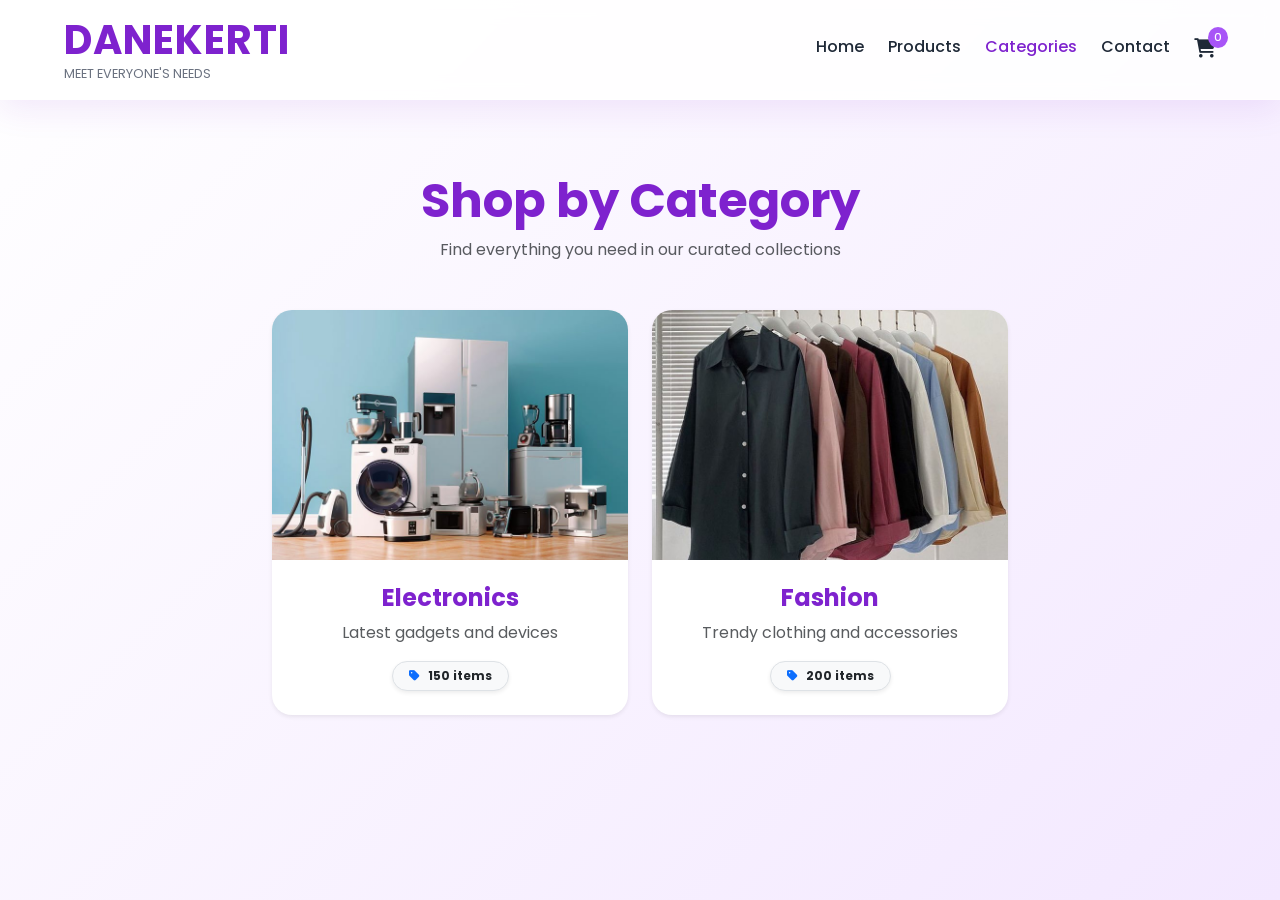
<file: categories.html>
<!DOCTYPE html>
<html lang="en">
<head>
    <meta charset="UTF-8">
    <meta name="viewport" content="width=device-width, initial-scale=1.0">
    <title>Categories - DANEKERTI Store</title>
    <link href="https://fonts.googleapis.com/css2?family=Poppins:wght@300;400;500;600;700&display=swap" rel="stylesheet">
    <link href="https://cdn.jsdelivr.net/npm/bootstrap@5.3.0/dist/css/bootstrap.min.css" rel="stylesheet">
    <link rel="stylesheet" href="https://cdnjs.cloudflare.com/ajax/libs/font-awesome/6.0.0/css/all.min.css">
    <link rel="stylesheet" href="style.css">
    <script src="script.js" defer></script>
</head>
<body>
    <header>
        <div class="site-title">
            <h1>DANEKERTI</h1>
            <p>MEET EVERYONE'S NEEDS</p>
        </div>
        <nav>
            <ul class="nav-links">
                <li><a href="index.html">Home</a></li>
                <li><a href="products.html">Products</a></li>
                <li><a href="categories.html" class="active">Categories</a></li>
                <li><a href="contact.html">Contact</a></li>
                <li>
                    <a href="cart.html" class="cart-icon">
                        <i class="fas fa-shopping-cart"></i>
                        <span id="cart-count">0</span>
                    </a>
                </li>
            </ul>
        </nav>
    </header>

    <main class="container py-5 my-4">
        <div class="text-center mb-5">
            <h2 class="display-5 fw-bold" style="color: var(--primary);">Shop by Category</h2>
            <p class="text-muted">Find everything you need in our curated collections</p>
        </div>

        <div class="row g-4 justify-content-center">
            
            <div class="col-md-6 col-lg-4">
                <div class="card h-100 border-0 shadow-sm" style="border-radius: 20px; transition: transform 0.3s ease; overflow: hidden; cursor:pointer;" onmouseover="this.style.transform='translateY(-10px)'" onmouseout="this.style.transform='translateY(0)'" onclick="window.location.href='products.html?category=electronics'">
                    <img src="image/elektronik.jpg" class="card-img-top" alt="Electronics" style="height: 250px; object-fit: cover;">
                    <div class="card-body p-4 text-center">
                        <h4 class="card-title fw-bold" style="color: var(--primary);">Electronics</h4>
                        <p class="card-text text-muted mb-3">Latest gadgets and devices</p>
                        <span class="badge rounded-pill bg-light text-dark px-3 py-2 border shadow-sm"><i class="fas fa-tag text-primary me-2"></i>150 items</span>
                    </div>
                </div>
            </div>

            <div class="col-md-6 col-lg-4">
                <div class="card h-100 border-0 shadow-sm" style="border-radius: 20px; transition: transform 0.3s ease; overflow: hidden; cursor:pointer;" onmouseover="this.style.transform='translateY(-10px)'" onmouseout="this.style.transform='translateY(0)'" onclick="window.location.href='products.html?category=fashion'">
                    <img src="image/fashion.jpg" class="card-img-top" alt="Fashion" style="height: 250px; object-fit: cover;">
                    <div class="card-body p-4 text-center">
                        <h4 class="card-title fw-bold" style="color: var(--primary);">Fashion</h4>
                        <p class="card-text text-muted mb-3">Trendy clothing and accessories</p>
                        <span class="badge rounded-pill bg-light text-dark px-3 py-2 border shadow-sm"><i class="fas fa-tag text-primary me-2"></i>200 items</span>
                    </div>
                </div>
            </div>

        </div>
    </main>
</body>
</html>
</file>
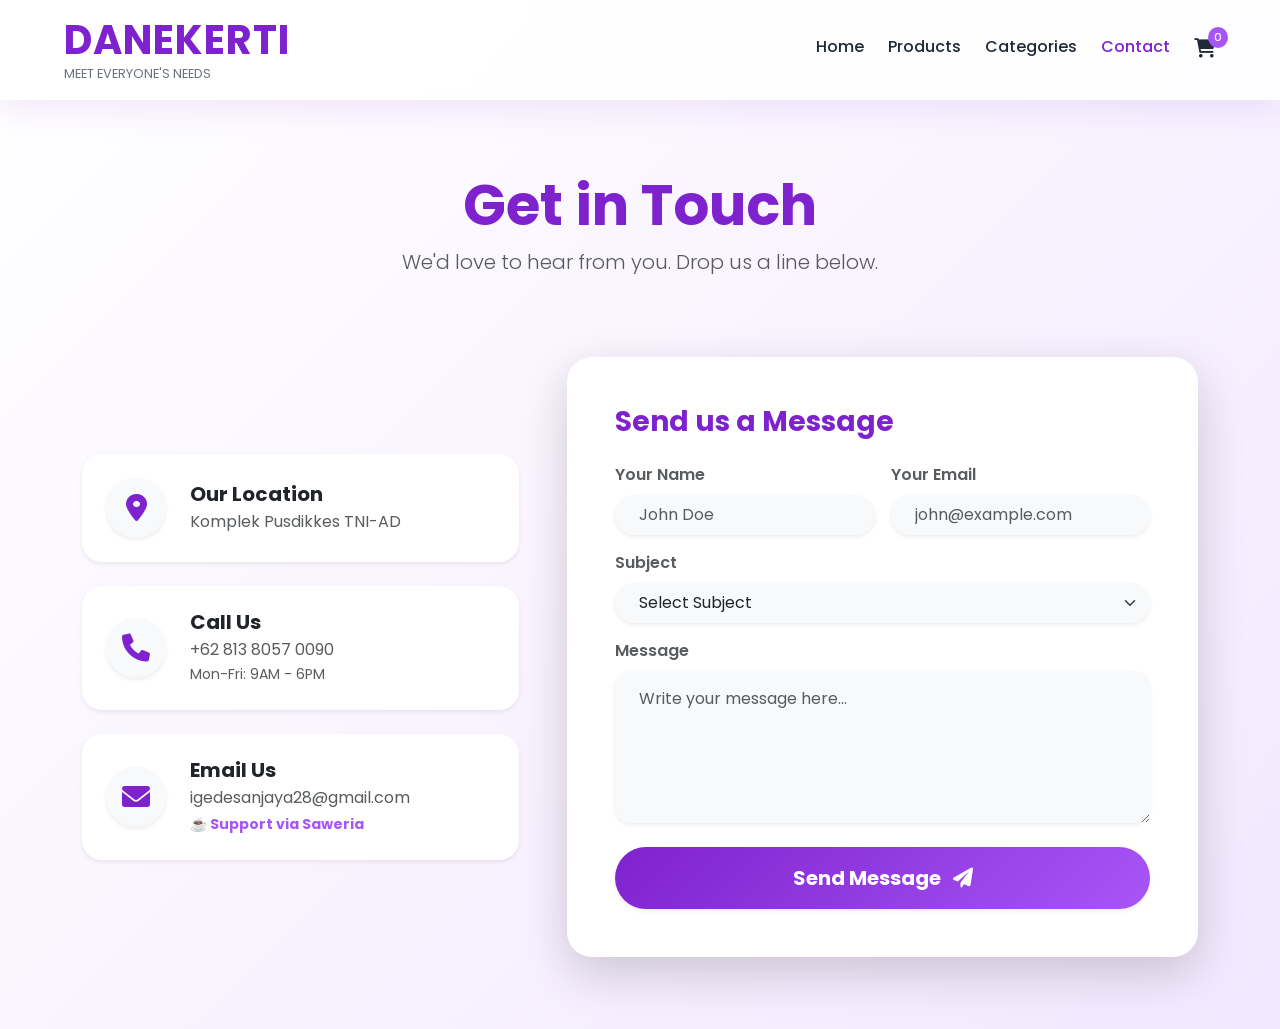
<file: contact.html>
<!DOCTYPE html>
<html lang="en">
<head>
    <meta charset="UTF-8">
    <meta name="viewport" content="width=device-width, initial-scale=1.0">
    <title>Contact Us - DANEKERTI Store</title>
    <link href="https://fonts.googleapis.com/css2?family=Poppins:wght@300;400;500;600;700&display=swap" rel="stylesheet">
    <link href="https://cdn.jsdelivr.net/npm/bootstrap@5.3.0/dist/css/bootstrap.min.css" rel="stylesheet">
    <link rel="stylesheet" href="https://cdnjs.cloudflare.com/ajax/libs/font-awesome/6.0.0/css/all.min.css">
    <link rel="stylesheet" href="style.css">
    <script src="script.js" defer></script>
</head>
<body>
    <header>
        <div class="site-title">
            <h1>DANEKERTI</h1>
            <p>MEET EVERYONE'S NEEDS</p>
        </div>
        <nav>
            <ul class="nav-links">
                <li><a href="index.html">Home</a></li>
                <li><a href="products.html">Products</a></li>
                <li><a href="categories.html">Categories</a></li>
                <li><a href="contact.html" class="active">Contact</a></li>
                <li>
                    <a href="cart.html" class="cart-icon">
                        <i class="fas fa-shopping-cart"></i>
                        <span id="cart-count">0</span>
                    </a>
                </li>
            </ul>
        </nav>
    </header>

    <main class="container py-5 my-4">
        
        <section class="text-center mb-5 pb-3">
            <h1 class="display-4 fw-bold" style="color: var(--primary);">Get in Touch</h1>
            <p class="lead text-muted">We'd love to hear from you. Drop us a line below.</p>
        </section>

        <div class="row g-5">
            <div class="col-lg-5">
                <div class="d-flex flex-column gap-4 h-100 justify-content-center">
                    
                    <div class="card border-0 shadow-sm p-4 d-flex flex-row align-items-center" style="border-radius: 20px;">
                        <div class="bg-light rounded-circle d-flex justify-content-center align-items-center me-4 shadow-sm" style="width: 60px; height: 60px;">
                            <i class="fas fa-map-marker-alt fs-3" style="color: var(--primary);"></i>
                        </div>
                        <div>
                            <h5 class="fw-bold mb-1">Our Location</h5>
                            <p class="text-muted mb-0">Komplek Pusdikkes TNI-AD</p>
                        </div>
                    </div>

                    <div class="card border-0 shadow-sm p-4 d-flex flex-row align-items-center" style="border-radius: 20px;">
                        <div class="bg-light rounded-circle d-flex justify-content-center align-items-center me-4 shadow-sm" style="width: 60px; height: 60px;">
                            <i class="fas fa-phone fs-3" style="color: var(--primary);"></i>
                        </div>
                        <div>
                            <h5 class="fw-bold mb-1">Call Us</h5>
                            <p class="text-muted mb-0">+62 813 8057 0090 <br><small>Mon-Fri: 9AM - 6PM</small></p>
                        </div>
                    </div>

                    <div class="card border-0 shadow-sm p-4 d-flex flex-row align-items-center" style="border-radius: 20px;">
                        <div class="bg-light rounded-circle d-flex justify-content-center align-items-center me-4 shadow-sm" style="width: 60px; height: 60px;">
                            <i class="fas fa-envelope fs-3" style="color: var(--primary);"></i>
                        </div>
                        <div>
                            <h5 class="fw-bold mb-1">Email Us</h5>
                            <p class="text-muted mb-0">igedesanjaya28@gmail.com</p>
                            <a href="https://saweria.co/yogadhananjaya" target="_blank" class="text-decoration-none small fw-bold mt-1 d-inline-block" style="color: var(--primary-light);">☕ Support via Saweria</a>
                        </div>
                    </div>

                </div>
            </div>

            <div class="col-lg-7">
                <div class="card border-0 shadow-lg p-5" style="border-radius: 25px;">
                    <h3 class="fw-bold mb-4" style="color: var(--primary);">Send us a Message</h3>
                    <form id="contactForm">
                        <div class="row g-3">
                            <div class="col-md-6 mb-3">
                                <label class="form-label fw-semibold text-muted">Your Name</label>
                                <input type="text" class="form-control rounded-pill px-4 py-2 border-0 shadow-sm bg-light" placeholder="John Doe" required>
                            </div>
                            <div class="col-md-6 mb-3">
                                <label class="form-label fw-semibold text-muted">Your Email</label>
                                <input type="email" class="form-control rounded-pill px-4 py-2 border-0 shadow-sm bg-light" placeholder="john@example.com" required>
                            </div>
                        </div>
                        <div class="mb-3">
                            <label class="form-label fw-semibold text-muted">Subject</label>
                            <select class="form-select rounded-pill px-4 py-2 border-0 shadow-sm bg-light" required>
                                <option value="" selected disabled>Select Subject</option>
                                <option value="general">General Inquiry</option>
                                <option value="support">Product Support</option>
                                <option value="feedback">Feedback</option>
                            </select>
                        </div>
                        <div class="mb-4">
                            <label class="form-label fw-semibold text-muted">Message</label>
                            <textarea class="form-control rounded-4 px-4 py-3 border-0 shadow-sm bg-light" rows="5" placeholder="Write your message here..." required></textarea>
                        </div>
                        <button type="submit" class="btn rounded-pill w-100 py-3 shadow-sm text-white fw-bold fs-5" style="background: linear-gradient(135deg, var(--primary), var(--primary-light)); border: none; transition: transform 0.2s;">
                            Send Message <i class="fas fa-paper-plane ms-2"></i>
                        </button>
                    </form>
                </div>
            </div>
        </div>

    </main>
</body>
</html>
</file>
<file: style.css>
/* =========================================
   VARIABEL WARNA & SETUP DASAR
========================================= */
:root {
    --primary: #7e22ce; /* Ungu gelap elegan */
    --primary-light: #a855f7;
    --secondary: #f3e8ff; /* Ungu sangat pudar / putih keunguan */
    --text-dark: #1f2937;
    --text-light: #6b7280;
    --white-glass: rgba(255, 255, 255, 0.85);
    --shadow-soft: 0 8px 32px rgba(126, 34, 206, 0.1);
}

* {
    margin: 0;
    padding: 0;
    box-sizing: border-box;
    font-family: 'Poppins', sans-serif;
}

body {
    background: linear-gradient(135deg, #ffffff 0%, #f3e8ff 100%);
    color: var(--text-dark);
    min-height: 100vh;
    display: flex;
    flex-direction: column;
}

/* =========================================
   HEADER & NAVIGASI (GLASSMORPHISM)
========================================= */
header {
    background: var(--white-glass);
    backdrop-filter: blur(10px);
    border-bottom: 1px solid rgba(255, 255, 255, 0.5);
    padding: 1rem 5%;
    display: flex;
    justify-content: space-between;
    align-items: center;
    position: sticky;
    top: 0;
    z-index: 1000;
    box-shadow: var(--shadow-soft);
}

.site-title h1 {
    color: var(--primary);
    font-weight: 700;
    letter-spacing: 1px;
    margin: 0;
}

.site-title p {
    font-size: 0.8rem;
    color: var(--text-light);
    margin: 0;
}

nav {
    display: flex;
    align-items: center;
    gap: 2rem;
}

.search-container {
    display: flex;
    background: white;
    border-radius: 50px;
    padding: 0.3rem 1rem;
    box-shadow: 0 2px 10px rgba(0,0,0,0.05);
}

.search-container input {
    border: none;
    outline: none;
    padding: 0.5rem;
    width: 200px;
}

.search-container button {
    border: none;
    background: none;
    color: var(--primary);
    cursor: pointer;
}

.nav-links {
    list-style: none;
    display: flex;
    gap: 1.5rem;
    margin: 0;
}

.nav-links a {
    text-decoration: none;
    color: var(--text-dark);
    font-weight: 500;
    transition: color 0.3s ease;
}

.nav-links a:hover, .nav-links a.active {
    color: var(--primary);
}

.cart-icon {
    position: relative;
    font-size: 1.2rem;
}

#cart-count {
    position: absolute;
    top: -8px;
    right: -12px;
    background: var(--primary-light);
    color: white;
    font-size: 0.7rem;
    padding: 2px 6px;
    border-radius: 50%;
}

/* =========================================
   HERO SECTION
========================================= */
.hero {
    background: linear-gradient(135deg, rgba(126,34,206,0.9), rgba(168,85,247,0.8)), url('image/Shopping.jpg') center/cover;
    height: 60vh;
    display: flex;
    align-items: center;
    justify-content: center;
    text-align: center;
    color: white;
    border-radius: 0 0 30px 30px;
    margin-bottom: 3rem;
}

.hero-content h1 {
    font-size: 3rem;
    font-weight: 700;
    margin-bottom: 1rem;
    text-shadow: 2px 2px 10px rgba(0,0,0,0.3);
}

.cta-button {
    display: inline-block;
    background: white;
    color: var(--primary);
    padding: 0.8rem 2.5rem;
    border-radius: 50px;
    text-decoration: none;
    font-weight: 600;
    transition: transform 0.3s ease, box-shadow 0.3s ease;
    margin-top: 1.5rem;
}

.cta-button:hover {
    transform: translateY(-3px);
    box-shadow: 0 10px 20px rgba(0,0,0,0.2);
    color: var(--primary-light);
}

/* =========================================
   PRODUCTS GRID & CARDS
========================================= */
.featured-products, .categories-preview {
    padding: 2rem 5%;
}

.product-grid {
    display: grid;
    grid-template-columns: repeat(auto-fit, minmax(250px, 1fr));
    gap: 2rem;
    margin-top: 2rem;
}

.product-card {
    background: white;
    border-radius: 20px;
    padding: 1rem;
    text-align: center;
    box-shadow: var(--shadow-soft);
    transition: transform 0.3s ease;
    border: 1px solid rgba(126, 34, 206, 0.05);
}

.product-card:hover {
    transform: translateY(-10px);
}

.product-card img {
    width: 100%;
    height: 200px;
    object-fit: cover;
    border-radius: 15px;
    margin-bottom: 1rem;
}

.add-to-cart {
    background: var(--primary);
    color: white;
    border: none;
    padding: 0.8rem 1.5rem;
    border-radius: 10px;
    width: 100%;
    cursor: pointer;
    font-weight: 500;
    transition: background 0.3s ease;
    margin-top: 1rem;
}

.add-to-cart:hover {
    background: var(--primary-light);
}

/* =========================================
   CART & CHECKOUT SECTION
========================================= */
.cart-container {
    padding: 3rem 5%;
    max-width: 1200px;
    margin: 0 auto;
}

.cart-summary {
    background: white;
    padding: 2rem;
    border-radius: 20px;
    box-shadow: var(--shadow-soft);
    margin-top: 2rem;
}

.checkout-btn {
    background: linear-gradient(135deg, var(--primary), var(--primary-light));
    color: white;
    border: none;
    padding: 1rem;
    width: 100%;
    border-radius: 10px;
    font-size: 1.1rem;
    font-weight: 600;
    cursor: pointer;
    margin-top: 1.5rem;
    transition: transform 0.2s ease;
}

.checkout-btn:hover {
    transform: scale(1.02);
}

/* =========================================
   FOOTER
========================================= */
footer {
    background: var(--text-dark);
    color: white;
    padding: 3rem 5% 1rem;
    margin-top: auto;
}

.footer-content {
    display: grid;
    grid-template-columns: repeat(auto-fit, minmax(200px, 1fr));
    gap: 2rem;
    margin-bottom: 2rem;
}

.footer-section h3 {
    color: var(--primary-light);
    margin-bottom: 1rem;
}

.social-links a {
    color: white;
    font-size: 1.5rem;
    margin-right: 1rem;
    transition: color 0.3s ease;
}

.social-links a:hover {
    color: var(--primary-light);
}
</file>
